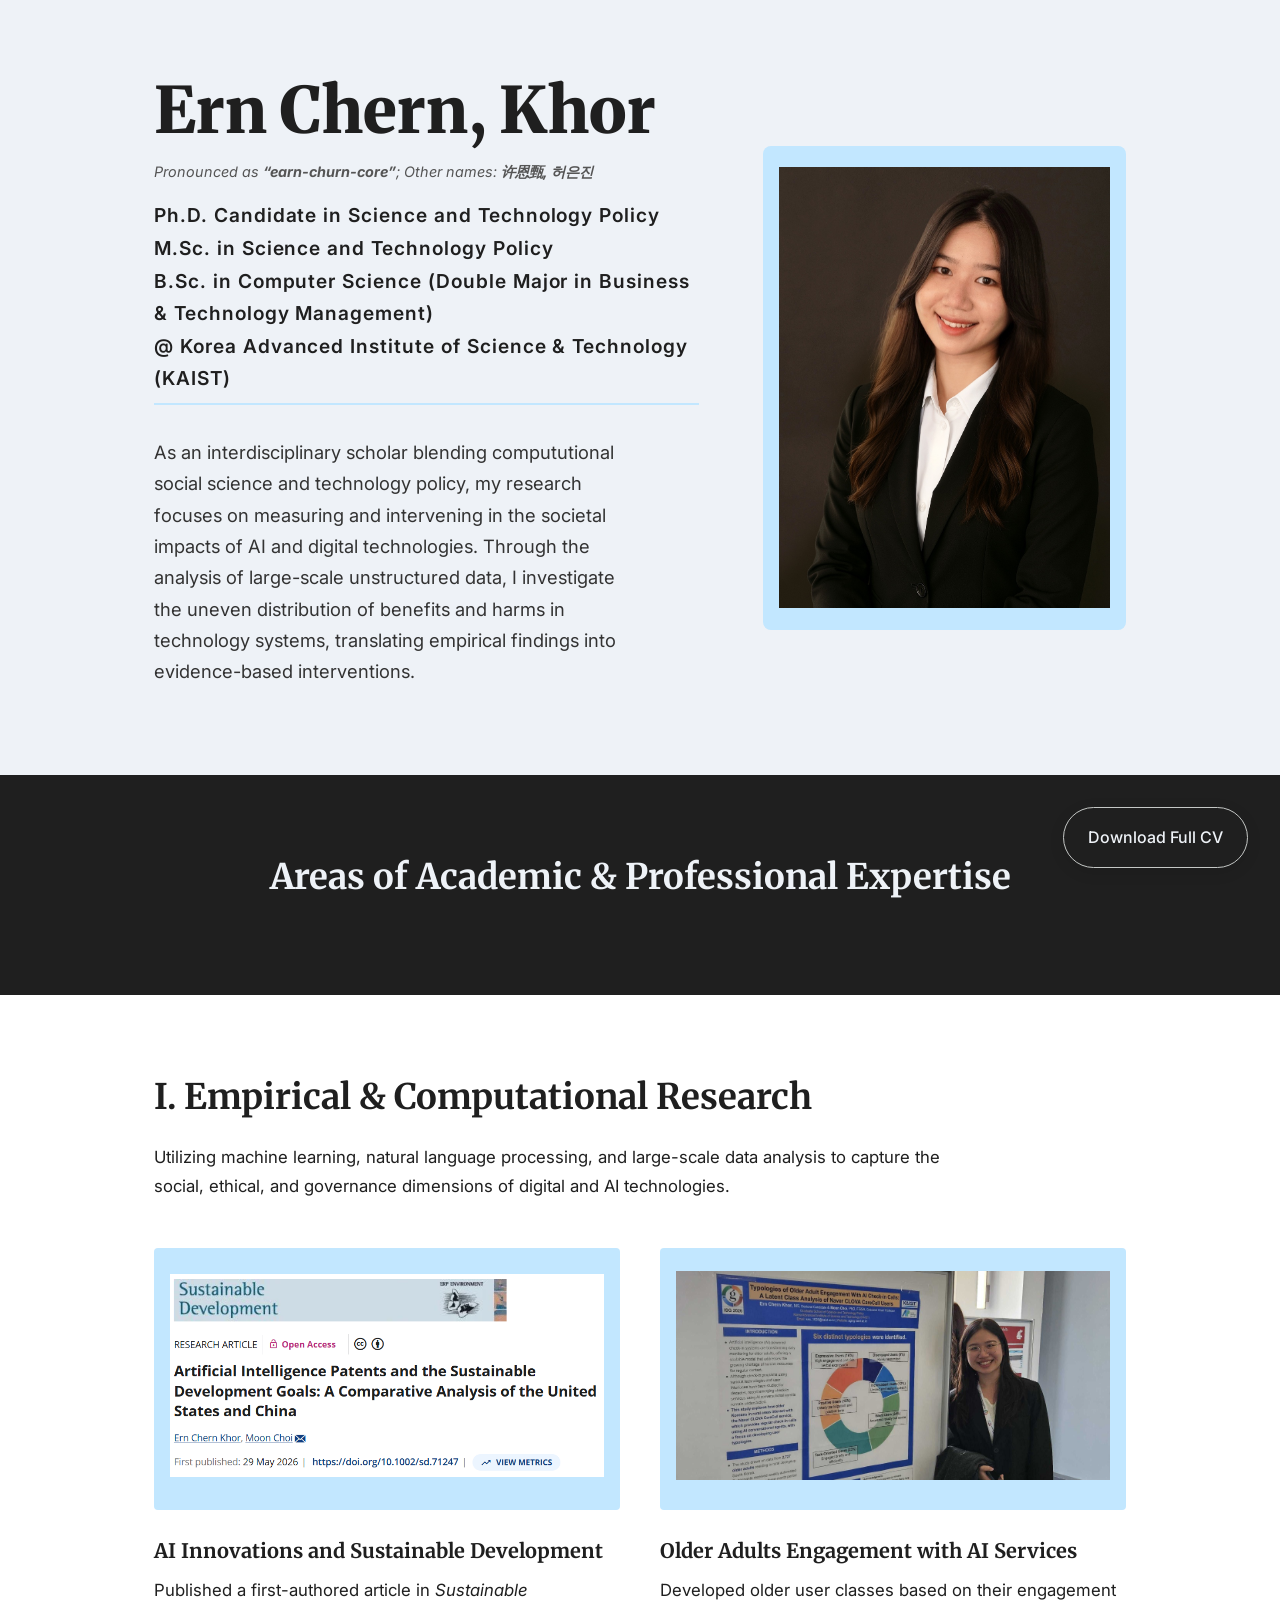
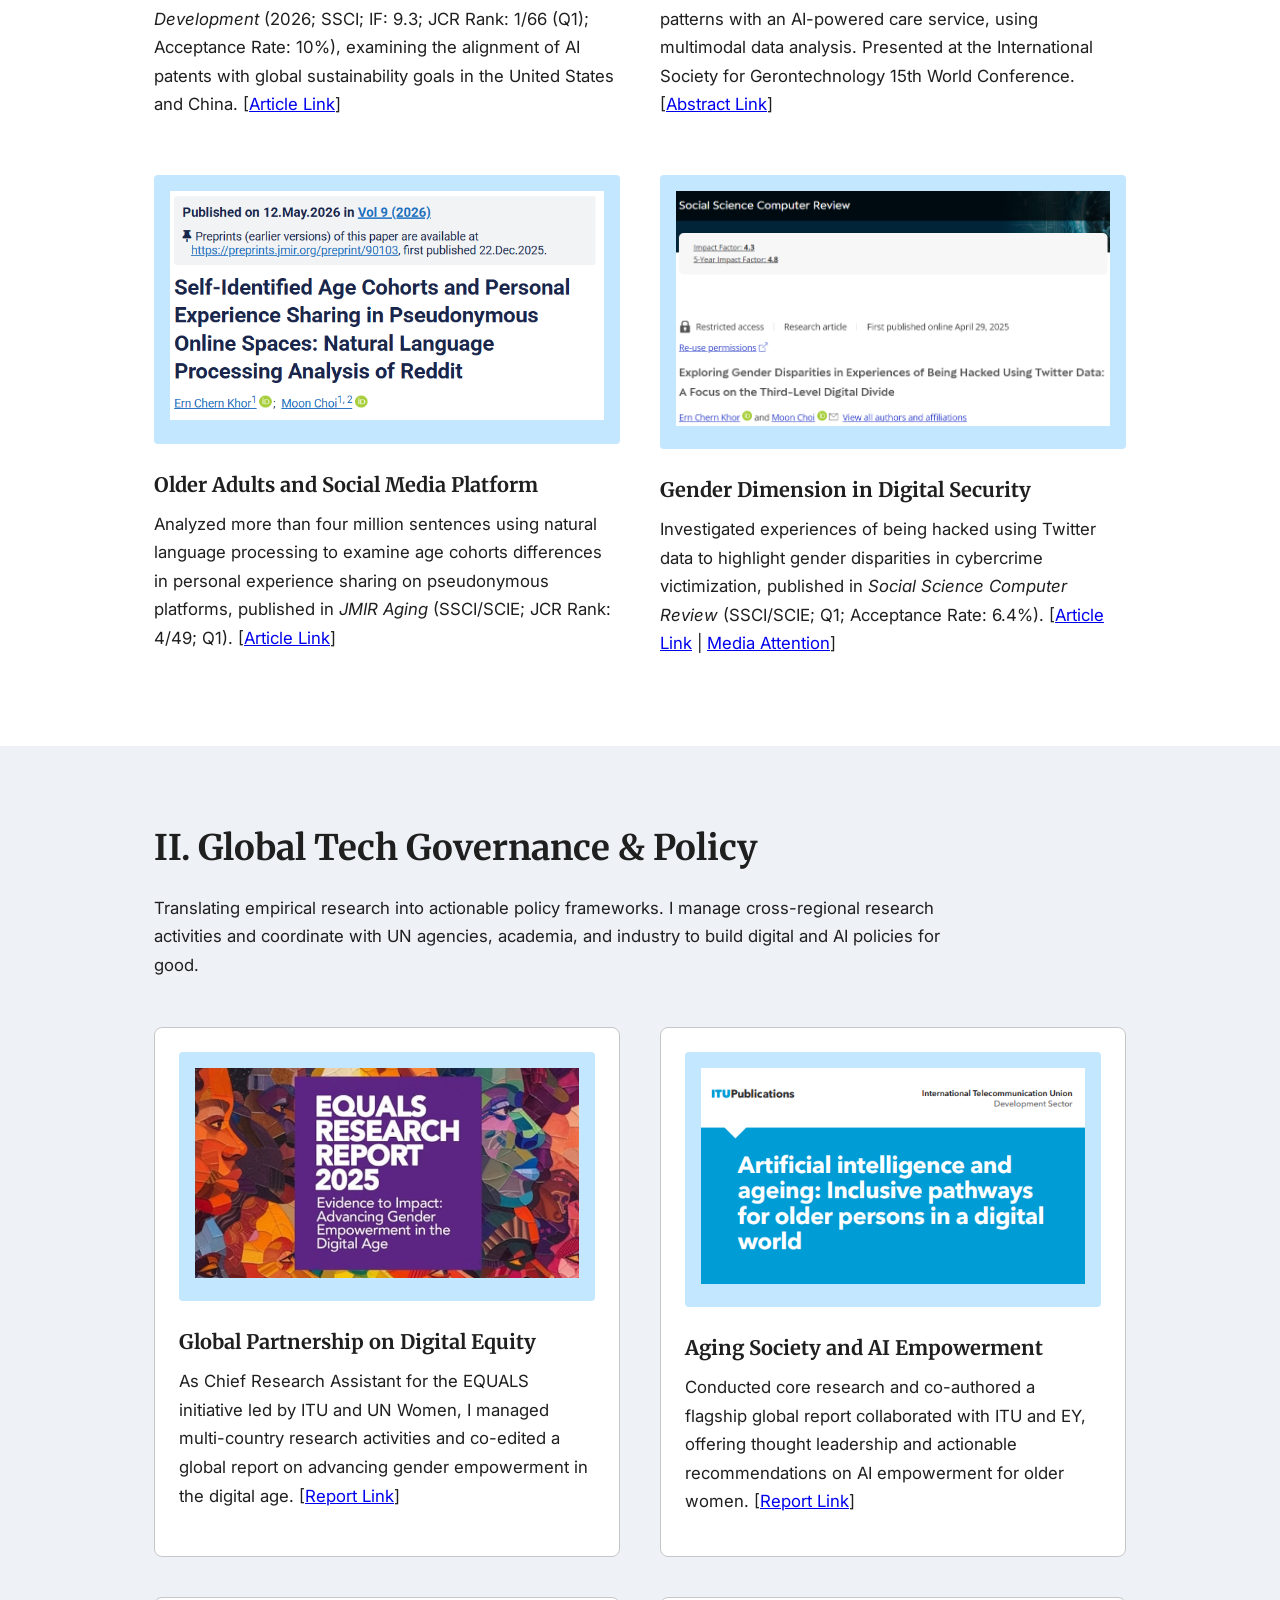
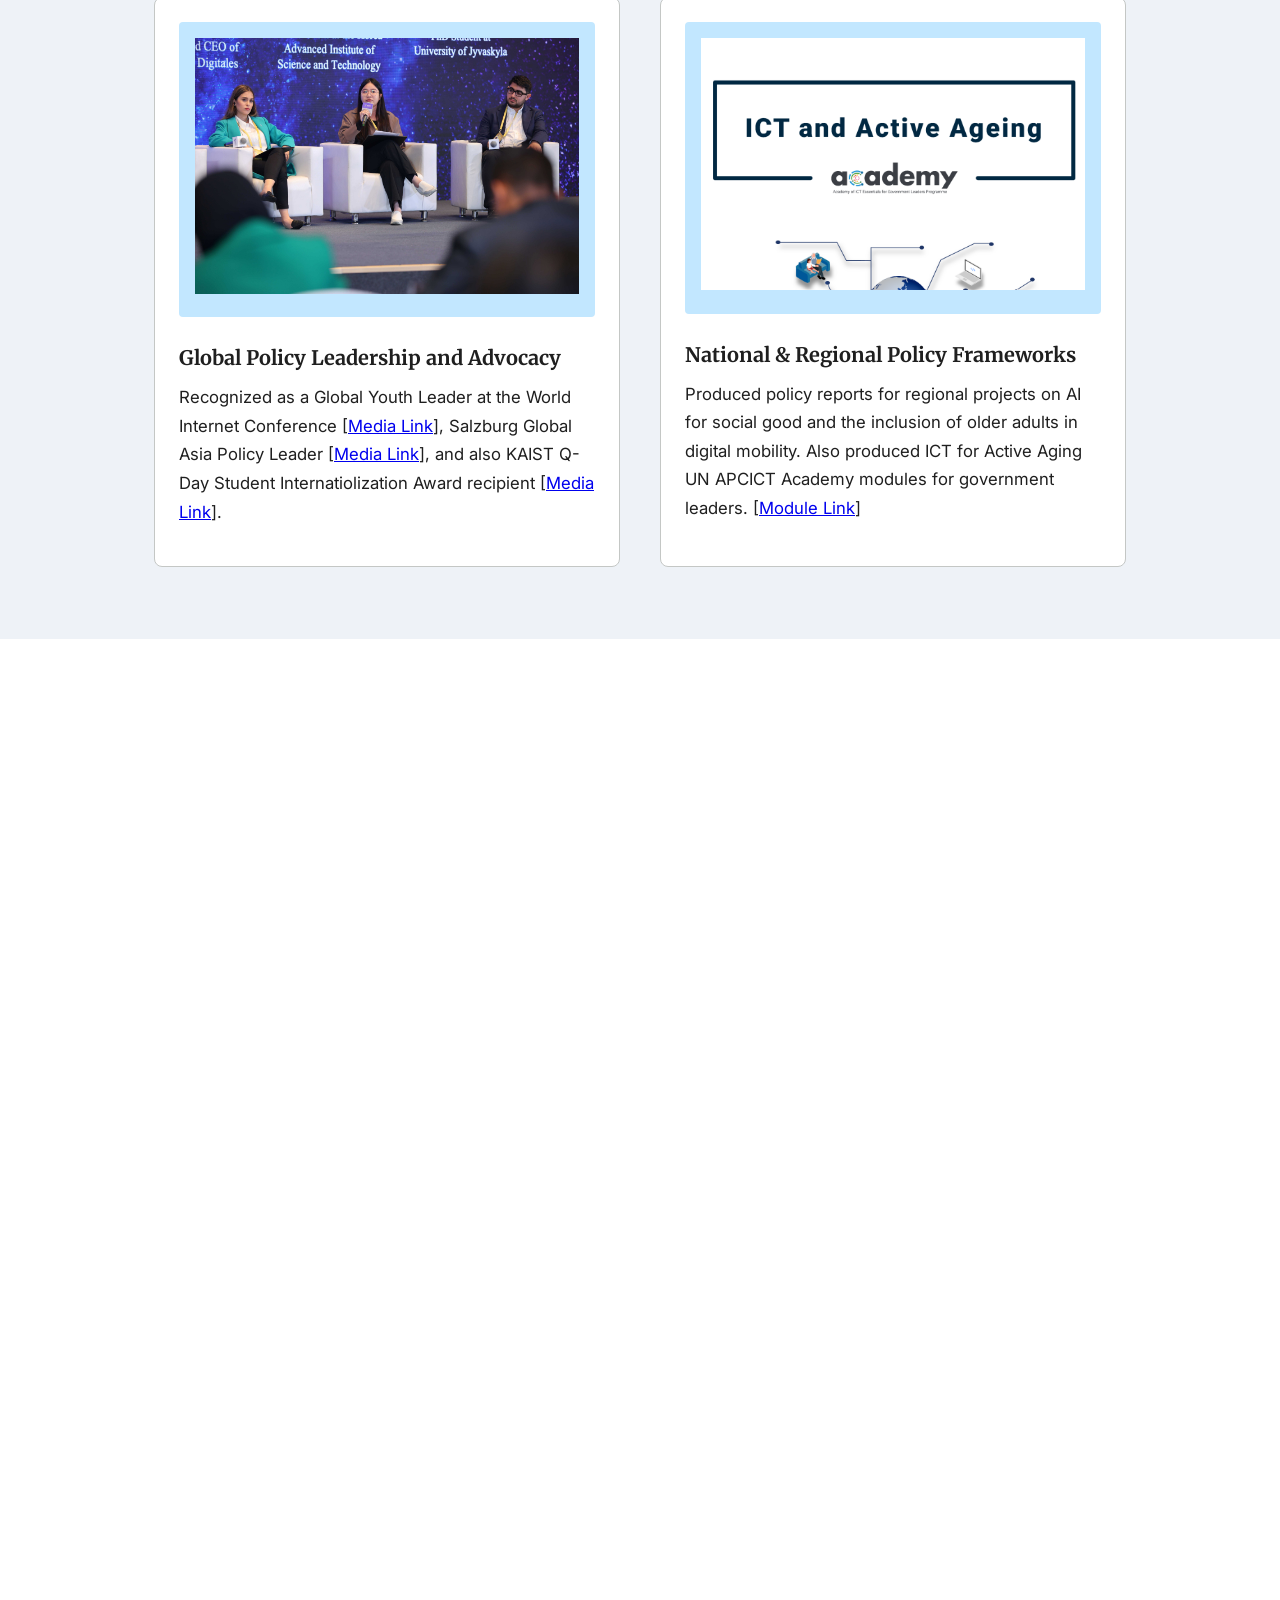
<file: index.html>
<!DOCTYPE html>
<html lang="en">
<head>
    <meta charset="UTF-8">
    <meta name="viewport" content="width=device-width, initial-scale=1.0">
    <title>Ern Chern Khor | AI Social Impact Researcher</title>
    <link rel="stylesheet" href="style.css">
    <link href="https://fonts.googleapis.com/css2?family=Merriweather:wght@400;700;900&family=Inter:wght@400;500;600&display=swap" rel="stylesheet">
    <meta name="google-site-verification" content="YpRI-QJnDcOi31xFz46-Frkq5nVrPxKfo0oNt4Ll0RY" />
</head>
<body>
    <a href="CV_Ern Chern.pdf" class="fab" target="_blank">Download Full CV</a>

    <section class="hero bg-main reveal">
        <div class="container hero-container">
            <div class="hero-text">
                <h1>Ern Chern, Khor</h1>
                    <p style="font-size: 0.9rem; color: #555; margin-top: -5px; margin-bottom: 15px; font-style: italic;">
                        Pronounced as <strong>“earn-churn-core”</strong>; Other names: <strong>许恩甄, 허은진</strong><span style="font-size: 0.8rem;"></span>
                    </p>
                <p class="role">Ph.D. Candidate in Science and Technology Policy 
                    <br>M.Sc. in Science and Technology Policy
                    <br>B.Sc. in Computer Science (Double Major in Business & Technology Management)
                    <br>@ Korea Advanced Institute of Science & Technology (KAIST)</p>
                <p class="bio">As an interdisciplinary scholar blending compututional social science and technology policy, my research focuses on measuring and intervening in the societal impacts of AI and digital technologies. Through the analysis of large-scale unstructured data, I investigate the uneven distribution of benefits and harms in technology systems, translating empirical findings into evidence-based interventions.</p>
            </div>
            <div class="hero-image">
                <div class="placeholder-img portrait">
                    <img src="ernchern_profile.jpg" style="max-width: 100%; height: auto;">
                </div>
            </div>
        </div>
    </section>

    <section class="transition-title bg-dark reveal">
        <div class="container">
            <h2>Areas of Academic & Professional Expertise</h2>
        </div>
    </section>

    <!-- Section I: Research -->
    <section class="content-section bg-white reveal">
        <div class="container">
            <div class="section-header">
                <h2>I. Empirical & Computational Research</h2>
                <p>Utilizing machine learning, natural language processing, and large-scale data analysis to capture the social, ethical, and governance dimensions of digital and AI technologies.</p>
            </div>
            
            <div class="achievement-grid">
                <div class="achievement-card">
                    <div class="placeholder-img"><span><img src="ai patent.png" style="max-width: 100%; height: auto;"></span></div>
                    <h3>AI Innovations and Sustainable Development</h3>
                    <p>Published a first-authored article in <em>Sustainable Development</em> (2026; SSCI; IF: 9.3; JCR Rank: 1/66 (Q1); Acceptance Rate: 10%), 
                        examining the alignment of AI patents with global sustainability goals in the United States and China.
                        [<a href="https://doi.org/10.1002/sd.71247">Article Link</a>]
                    </p>
                </div>
                <div class="achievement-card">
                    <div class="placeholder-img"><span><img src="ai carecall.jpg" style="max-width: 100%; height: auto;"></span></div>
                    <h3>Older Adults Engagement with AI Services</h3>
                    <p>Developed older user classes based on their engagement patterns with an AI-powered care service, using multimodal data analysis. 
                        Presented at the International Society for Gerontechnology 15th World Conference.
                        [<a href="https://doi.org/10.4017/gt.2026.25.2.1397.3">Abstract Link</a>]</p>
                </div>
                <div class="achievement-card">
                    <div class="placeholder-img"><span><img src="cohort reddit.png" style="max-width: 100%; height: auto;"></span></div>
                    <h3>Older Adults and Social Media Platform</h3>
                    <p>Analyzed more than four million sentences using natural language processing to examine age cohorts differences in personal experience sharing on pseudonymous platforms, 
                        published in <em>JMIR Aging</em> (SSCI/SCIE; JCR Rank: 4/49; Q1).
                        [<a href="https://doi.org/10.2196/90103">Article Link</a>]</p>
                </div>
                <div class="achievement-card">
                    <div class="placeholder-img"><span><img src="gender twitter.png" style="max-width: 100%; height: auto;"></span></div>
                    <h3>Gender Dimension in Digital Security</h3>
                    <p>Investigated experiences of being hacked using Twitter data to highlight gender disparities in cybercrime victimization, 
                        published in <em>Social Science Computer Review</em> (SSCI/SCIE; Q1; Acceptance Rate: 6.4%).
                        [<a href="https://doi.org/10.1177/08944393251334974">Article Link</a> |
                         <a href="https://www.yna.co.kr/view/AKR20250606029800063">Media Attention</a>]</p>
                </div>
            </div>
        </div>
    </section>

    <!-- Section II: Policy -->
    <section class="content-section bg-main reveal">
        <div class="container">
            <div class="section-header">
                <h2>II. Global Tech Governance & Policy</h2>
                <p>Translating empirical research into actionable policy frameworks. I manage cross-regional research activities and coordinate with UN agencies, academia, and industry to build digital and AI policies for good.</p>
            </div>

            <div class="achievement-grid">
                <div class="achievement-card bg-white-card">
                    <div class="placeholder-img"><span><img src="equals report.png" style="max-width: 100%; height: auto;"></span></div>
                    <h3>Global Partnership on Digital Equity</h3>
                    <p>As Chief Research Assistant for the EQUALS initiative led by ITU and UN Women, 
                        I managed multi-country research activities and co-edited a global report on advancing gender empowerment in the digital age.
                        [<a href="https://www.equalsintech.org/post/evidence-to-impact-advancing-gender-empowerment-in-the-digital-age">Report Link</a>]</p>
                </div>
                <div class="achievement-card bg-white-card">
                    <div class="placeholder-img"><span><img src="ai aging.png" style="max-width: 100%; height: auto;"></span></div>
                    <h3>Aging Society and AI Empowerment</h3>
                    <p>Conducted core research and co-authored a flagship global report collaborated with ITU and EY, offering thought leadership and actionable recommendations on AI empowerment for older women.
                        [<a href="https://www.itu.int/hub/publication/d-phcb-ai_age-2026/">Report Link</a>]
                    </p> 
                </div>
                <div class="achievement-card bg-white-card">
                    <div class="placeholder-img"><span><img src="wic speech.png" style="max-width: 100%; height: auto;"></span></div>
                    <h3>Global Policy Leadership and Advocacy</h3>
                    <p>Recognized as a Global Youth Leader at the World Internet Conference
                        [<a href="https://subsites.chinadaily.com.cn/wic/2023-11/08/c_937322.htm">Media Link</a>], 
                        Salzburg Global Asia Policy Leader
                        [<a href="https://www.salzburgglobal.org/newsroom/latest-news/announcing-the-first-cohort-of-the-asia-policy-leadership-forum">Media Link</a>],
                        and also KAIST Q-Day Student Internatiolization Award recipient
                        [<a href="https://www.tjb.co.kr/news04/category/view/id/89229">Media Link</a>].
                    </p>
                </div>
                <div class="achievement-card bg-white-card">
                    <div class="placeholder-img"><span><img src="ict module.png" style="max-width: 100%; height: auto;"></span></div>
                    <h3>National & Regional Policy Frameworks</h3>
                    <p>Produced policy reports for regional projects on AI for social good and the inclusion of older adults in digital mobility. 
                        Also produced ICT for Active Aging UN APCICT Academy modules for government leaders.
                        [<a href="https://www.unapcict.org/resources/publications/academy-module-ict-and-active-ageing">Module Link</a>]</p>
                </div>
            </div>
        </div>
    </section>

    <!-- Section III: Teaching -->
    <section class="content-section bg-white reveal">
        <div class="container">
            <div class="section-header">
                <h2>III. Cross-Displinary Teaching & Mentorship</h2>
                <p>Equipping the next generation of leaders in AI and digital technologies to bridge technical knowledge with social and ethical considerations, fostering solutions for complex social problems.
                </p>
            </div>

            <div class="achievement-grid">
                <div class="achievement-card">
                    <div class="placeholder-img"><span><img src="book club.png" style="max-width: 100%; height: auto;"></span></div>
                    <h3>Diverse Teaching Experiences</h3>
                    <p>Delivered invited lectures on digital gender equity at the EQUALS-EU Summer School at the Graduate Institute Geneva (IHEID), and on aging technology policy and computational social science at KAIST.
                        Served as a Teaching Assistant for courses including <em>Internet Policy</em>, <em>AI, Big Data, and Society</em>, and <em>Utopia and Dystopia</em>. 
                     Led STP Book Club as a tutor, facilitating discussions on the societal implications of emerging technologies 
                     [<a href="https://behindsciences.kaist.ac.kr/2021/04/03/good-people-good-books-and-zoom-stp-online-book-club/">About STP Book Club</a>].
                    </p>
                </div>
                <div class="achievement-card">
                    <div class="placeholder-img"><span><img src="offer teaching.jpg" style="max-width: 100%; height: auto;"></span></div>
                    <h3>Teaching and Mentorship to Offer</h3>
                    <p>Offer a range of courses that integrate empirical research approaches and theoretical frameworks with social and policy considerations, 
                        such as theory courses like <em>AI Governance and Policy</em> and <em>Computational Social Science</em>, 
                        method courses like <em>Big Data Analysis</em> and <em>Natural Language Processing</em>, and 
                        practical courses like <em>Impact Assessment</em> and <em>Policy Brief Writing</em>. 
                        Offer mentoring and supervision to students working on research projects.</p>
                </div>
            </div>
        </div>
    </section>

    <!-- Footer -->
    <footer class="content-section bg-dark reveal">
        <div class="container">
            <h2>Contact & Academic Collaborations</h2>
            <p>I am open to collaborative research and academic opportunities, and I am available for guest lecturing (pro bono options are available).
            </p>
            <div class="contact-links">
                <a href="mailto:ernchern@protonmail.com" class="btn btn-primary">ernchern@protonmail.com</a>
                <a href="mailto:kec_1028@kaist.ac.kr" class="btn btn-outline">kec_1028@kaist.ac.kr</a>
            </div>
            <div class="trust-bar">
                <p><strong>Funding & Recognition:</strong> <br>KAIST | Hyundai Motor Chung Mong-Koo Foundation | NIIED Korea | Salzburg Global | WIC Wuzhen Summit</p>
                <p><strong>Fluent in Languages:</strong> English, Korean, Chinese</p>
            </div>
        </div>
    </footer>

    <script src="script.js"></script>
</body>
</html>
</file>
<file: style.css>
:root {
    /* Your requested color palette */
    --bg-main: #eef2f7;      /* Very Light Blue/Gray - Base */
    --bg-dark: #1f1f1f;      /* Near Black - Heavy contrast */
    --accent-blue: #c2e7ff;  /* Soft Bright Blue - Accents & Placeholders */
    --gray-muted: #c4c7c5;   /* Neutral Gray - Borders and muted text */
    
    /* Complementary colors for structure */
    --bg-white: #ffffff;     /* Pure white for alternating sections */
    --text-dark: #1f1f1f;    /* Primary text */
    --text-light: #eef2f7;   /* Light text for dark backgrounds */
}

* {
    margin: 0;
    padding: 0;
    box-sizing: border-box;
}

body {
    color: var(--text-dark);
    font-family: 'Inter', sans-serif; /* Clean readable body font */
    line-height: 1.7;
}

/* Typography */
h1, h2, h3 {
    font-family: 'Merriweather', serif; /* Formal academic serif font */
}

h1 { font-size: clamp(2.5rem, 5vw, 4rem); font-weight: 900; line-height: 1.2; margin-bottom: 1rem; color: var(--text-dark); }
h2 { font-size: clamp(1.8rem, 3vw, 2.2rem); font-weight: 700; margin-bottom: 1rem; }
h3 { font-size: 1.25rem; font-weight: 700; margin-bottom: 0.5rem; }
p { font-size: 1.05rem; margin-bottom: 1rem; }

.metrics { color: var(--text-dark); background-color: var(--accent-blue); display: inline-block; padding: 0.2rem 0.6rem; border-radius: 4px; font-size: 0.85rem; text-transform: uppercase; letter-spacing: 0.05em; margin-bottom: 1rem; font-family: 'Inter', sans-serif; font-weight: 600;}

/* Background Transitions */
.bg-main { background-color: var(--bg-main); }
.bg-white { background-color: var(--bg-white); }
.bg-dark { background-color: var(--bg-dark); color: var(--text-light); }
.bg-dark h2 { color: var(--text-light); }

/* Layout Structure */
.container {
    max-width: 1100px;
    margin: 0 auto;
    padding: 8vh 5vw;
}

.content-section {
    padding: 0; /* Padding handled by container */
}

/* Hero Section */
.hero-container {
    display: flex;
    align-items: center;
    gap: 4rem;
    min-height: 85vh;
}
.hero-text { flex: 1.5; }
.hero-image { flex: 1; }
.role { font-size: 1.2rem; font-weight: 600; font-family: 'Inter', sans-serif; color: var(--text-dark); letter-spacing: 0.05em; border-bottom: 2px solid var(--accent-blue); padding-bottom: 0.5rem; display: inline-block; margin-bottom: 2rem; }
.bio { font-size: 1.15rem; max-width: 90%; color: #333; }

/* Transition Title Section */
.transition-title {
    text-align: center;
    padding: 2vh 0;
}
.transition-title .container {
    padding: 6vh 5vw;
}
.transition-title p {
    color: var(--gray-muted);
    font-size: 1.2rem;
}

/* Grids */
.section-header { margin-bottom: 3rem; max-width: 800px; }
.achievement-grid {
    display: grid;
    grid-template-columns: repeat(auto-fit, minmax(300px, 1fr));
    gap: 2.5rem;
}
.achievement-grid.two-cols {
    grid-template-columns: repeat(auto-fit, minmax(400px, 1fr));
}
.achievement-card {
    display: flex;
    flex-direction: column;
}
.bg-white-card {
    background-color: var(--bg-white);
    padding: 1.5rem;
    border-radius: 8px;
    border: 1px solid var(--gray-muted);
}

/* Image Placeholders */
.placeholder-img {
    background-color: var(--accent-blue);
    display: flex;
    align-items: center;
    justify-content: center;
    color: var(--text-dark);
    font-weight: 600;
    border-radius: 4px;
    text-align: center;
    padding: 1rem;
    font-family: 'Inter', sans-serif;
    font-size: 0.9rem;
}
.placeholder-img.portrait { width: 100%; aspect-ratio: 3/4; border-radius: 8px; }
.achievement-card .placeholder-img { width: 100%; aspect-ratio: 16/9; margin-bottom: 1.5rem; }

/* Footer & Buttons */
footer { text-align: center; }
.contact-links { display: flex; gap: 1rem; justify-content: center; margin: 3rem 0; flex-wrap: wrap; }
.trust-bar { font-size: 0.9rem; color: var(--gray-muted); margin-top: 3rem; border-top: 1px solid #333; padding-top: 2rem; }

.btn {
    padding: 1rem 2rem;
    border-radius: 4px;
    text-decoration: none;
    font-weight: 600;
    font-family: 'Inter', sans-serif;
    transition: all 0.2s;
}
.btn-primary { background-color: var(--accent-blue); color: var(--text-dark); }
.btn-outline { background-color: transparent; color: var(--text-light); border: 1px solid var(--gray-muted); }
.btn:hover { transform: translateY(-3px); opacity: 0.9; }
.btn-outline:hover { border-color: var(--accent-blue); }

.fab {
    position: fixed; bottom: 2rem; right: 2rem;
    background-color: var(--bg-dark); color: var(--text-light);
    border: 1px solid var(--gray-muted);
    padding: 1rem 1.5rem; border-radius: 50px; font-weight: 500;
    text-decoration: none; z-index: 100;
    box-shadow: 0 4px 15px rgba(0, 0, 0, 0.1);
    font-family: 'Inter', sans-serif;
}
.fab:hover { background-color: var(--accent-blue); color: var(--text-dark); border-color: var(--accent-blue); }

/* Scroll Animation */
.reveal { opacity: 0; transform: translateY(30px); transition: all 0.8s ease-out; }
.reveal.visible { opacity: 1; transform: translateY(0); }

@media (max-width: 768px) {
    .hero-container { flex-direction: column-reverse; text-align: center; }
    .bio { max-width: 100%; }
}
</file>
